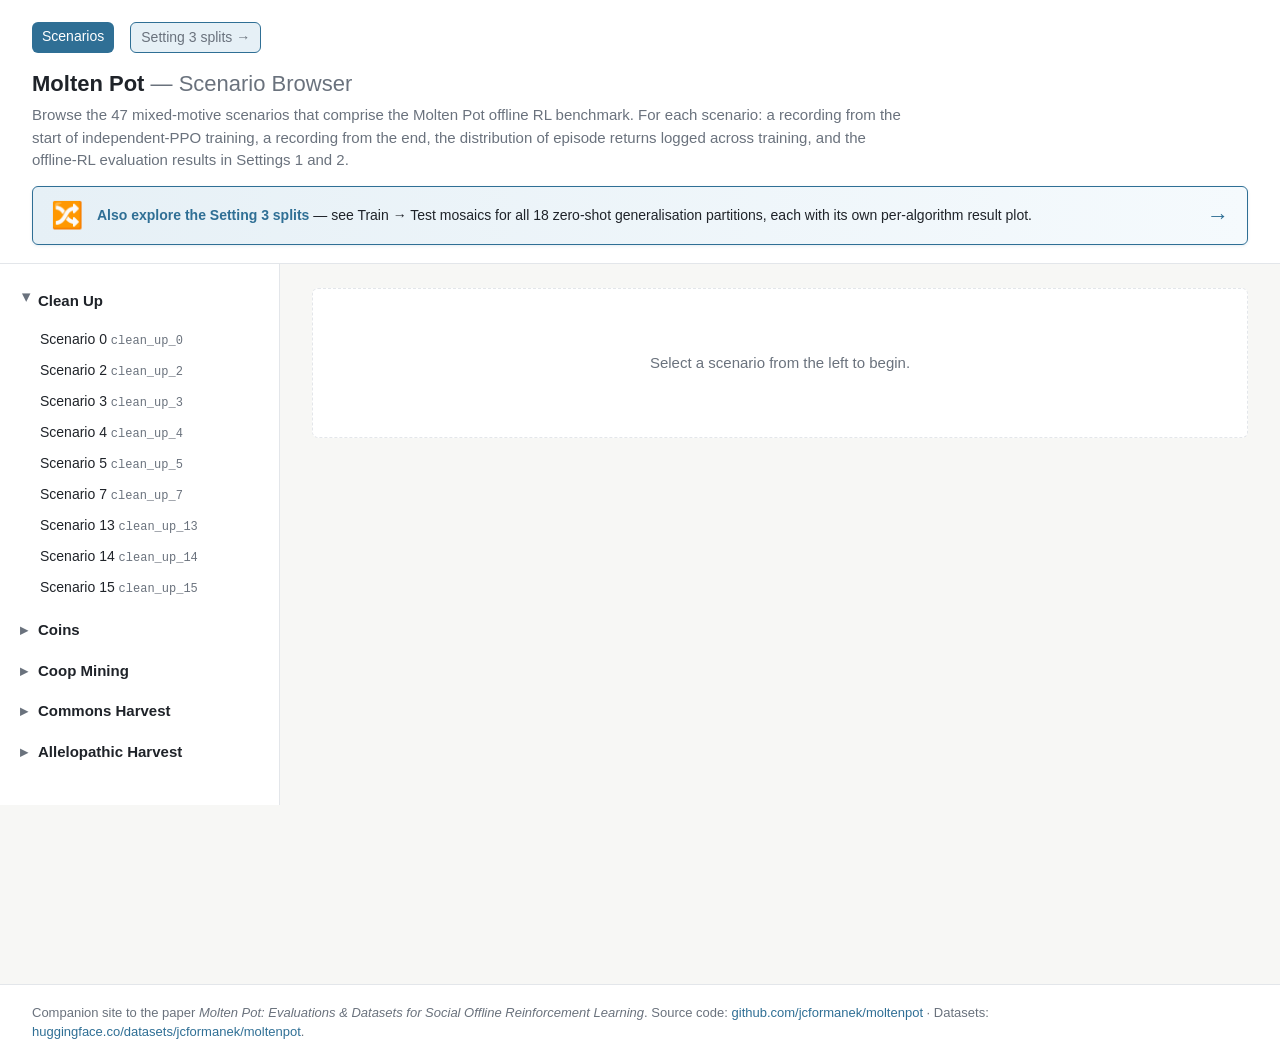
<file: docs/index.html>
<!doctype html>
<html lang="en">
<head>
<meta charset="utf-8" />
<meta name="viewport" content="width=device-width, initial-scale=1" />
<title>Molten Pot — Scenario Browser</title>
<meta name="description" content="Per-scenario rollouts, return distributions, and offline-RL results for the Molten Pot benchmark." />
<link rel="stylesheet" href="style.css?v=3" />
</head>
<body>
<header>
  <nav class="topnav">
    <a href="index.html" aria-current="page">Scenarios</a>
    <a href="splits.html" class="topnav-cta">
      Setting 3 splits <span class="topnav-cta-arrow">→</span>
    </a>
  </nav>
  <h1>Molten Pot <span class="muted">— Scenario Browser</span></h1>
  <p class="tagline">
    Browse the 47 mixed-motive scenarios that comprise the Molten Pot
    offline RL benchmark. For each scenario: a recording from the
    start of independent-PPO training, a recording from the end, the
    distribution of episode returns logged across training, and the
    offline-RL evaluation results in Settings 1 and 2.
  </p>
  <a class="cta-banner" href="splits.html">
    <span class="cta-banner-emoji">🔀</span>
    <span class="cta-banner-body">
      <strong>Also explore the Setting 3 splits</strong>
      — see Train → Test mosaics for all 18 zero-shot generalisation
      partitions, each with its own per-algorithm result plot.
    </span>
    <span class="cta-banner-arrow" aria-hidden="true">→</span>
  </a>
</header>

<main id="app" data-state="loading">
  <aside id="sidebar" aria-label="Substrate &amp; scenario navigation">
    <nav id="nav"></nav>
  </aside>

  <section id="viewer">
    <div id="viewer-empty" class="placeholder">
      <p>Select a scenario from the left to begin.</p>
    </div>

    <div id="viewer-content" hidden>
      <div class="scenario-head">
        <h2 id="scen-title"></h2>
        <code id="scen-id" class="muted"></code>
      </div>

      <div class="grid">
        <figure class="panel">
          <figcaption>Start of training</figcaption>
          <img id="scen-early" alt="Early-training rollout" />
        </figure>
        <figure class="panel">
          <figcaption>End of training</figcaption>
          <img id="scen-late" alt="End-of-training rollout" />
        </figure>
        <figure class="panel">
          <figcaption>
            Episode-return distribution across training
            <span class="caption-sub">Red dashed: mean. Green dashed: 90th percentile.</span>
          </figcaption>
          <img id="scen-hist" alt="Per-scenario return histogram" />
        </figure>
        <figure class="panel">
          <figcaption>
            Setting 1 vs Setting 2 — final eval return
            <span class="caption-sub">Filled circle: Setting 1 (single-scenario). Filled square: Setting 2 (multi-scenario, label withheld). Marker = mean across seeds; error bar = SE. Reference lines mark dataset $p_{90}$ (green dashed), dataset mean (red dashed), and random policy (grey dotted).</span>
          </figcaption>
          <img id="scen-cmp" alt="Setting 1 vs Setting 2 per-scenario performance" />
        </figure>
      </div>
    </div>
  </section>
</main>

<footer>
  <p>
    Companion site to the paper
    <em>Molten Pot: Evaluations &amp; Datasets for Social Offline
    Reinforcement Learning</em>.
    Source code:
    <a href="https://github.com/jcformanek/moltenpot">github.com/jcformanek/moltenpot</a>
    · Datasets:
    <a href="https://huggingface.co/datasets/jcformanek/moltenpot">huggingface.co/datasets/jcformanek/moltenpot</a>.
  </p>
</footer>

<script src="app.js"></script>
</body>
</html>
</file>
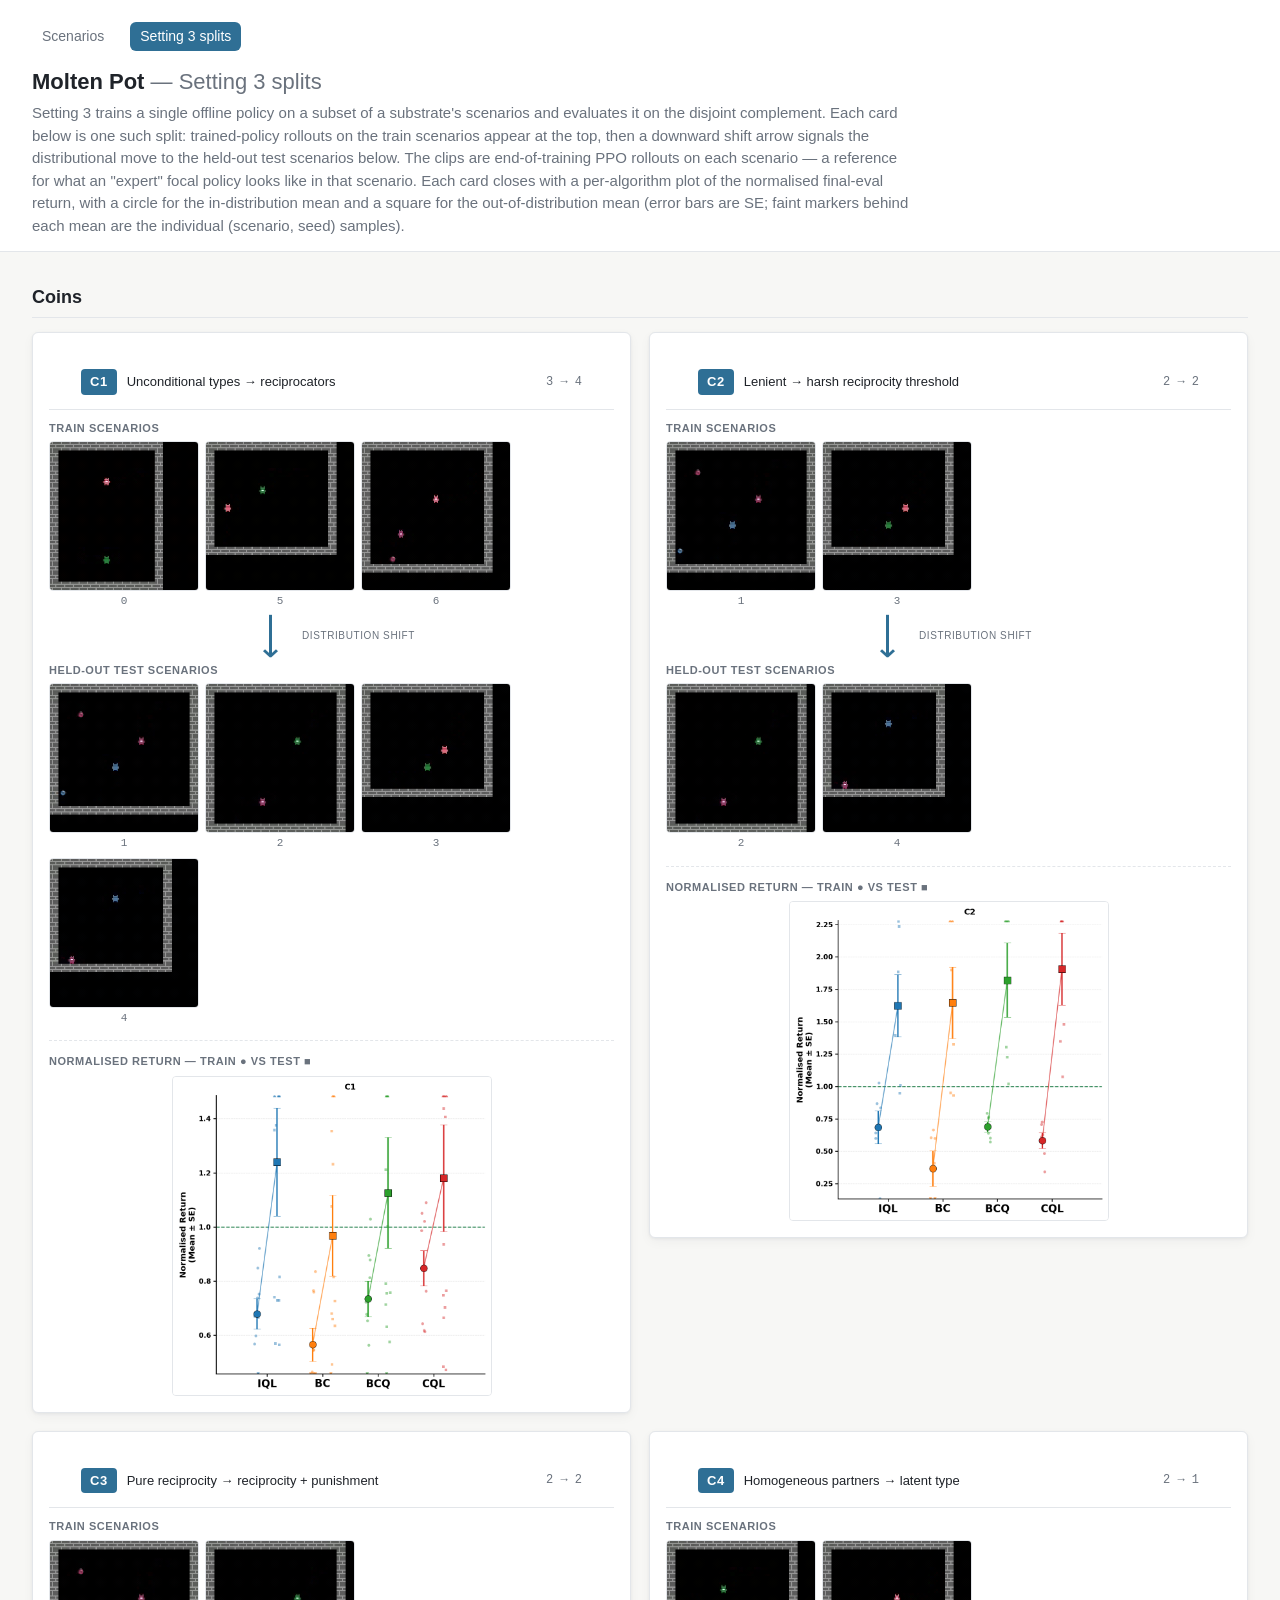
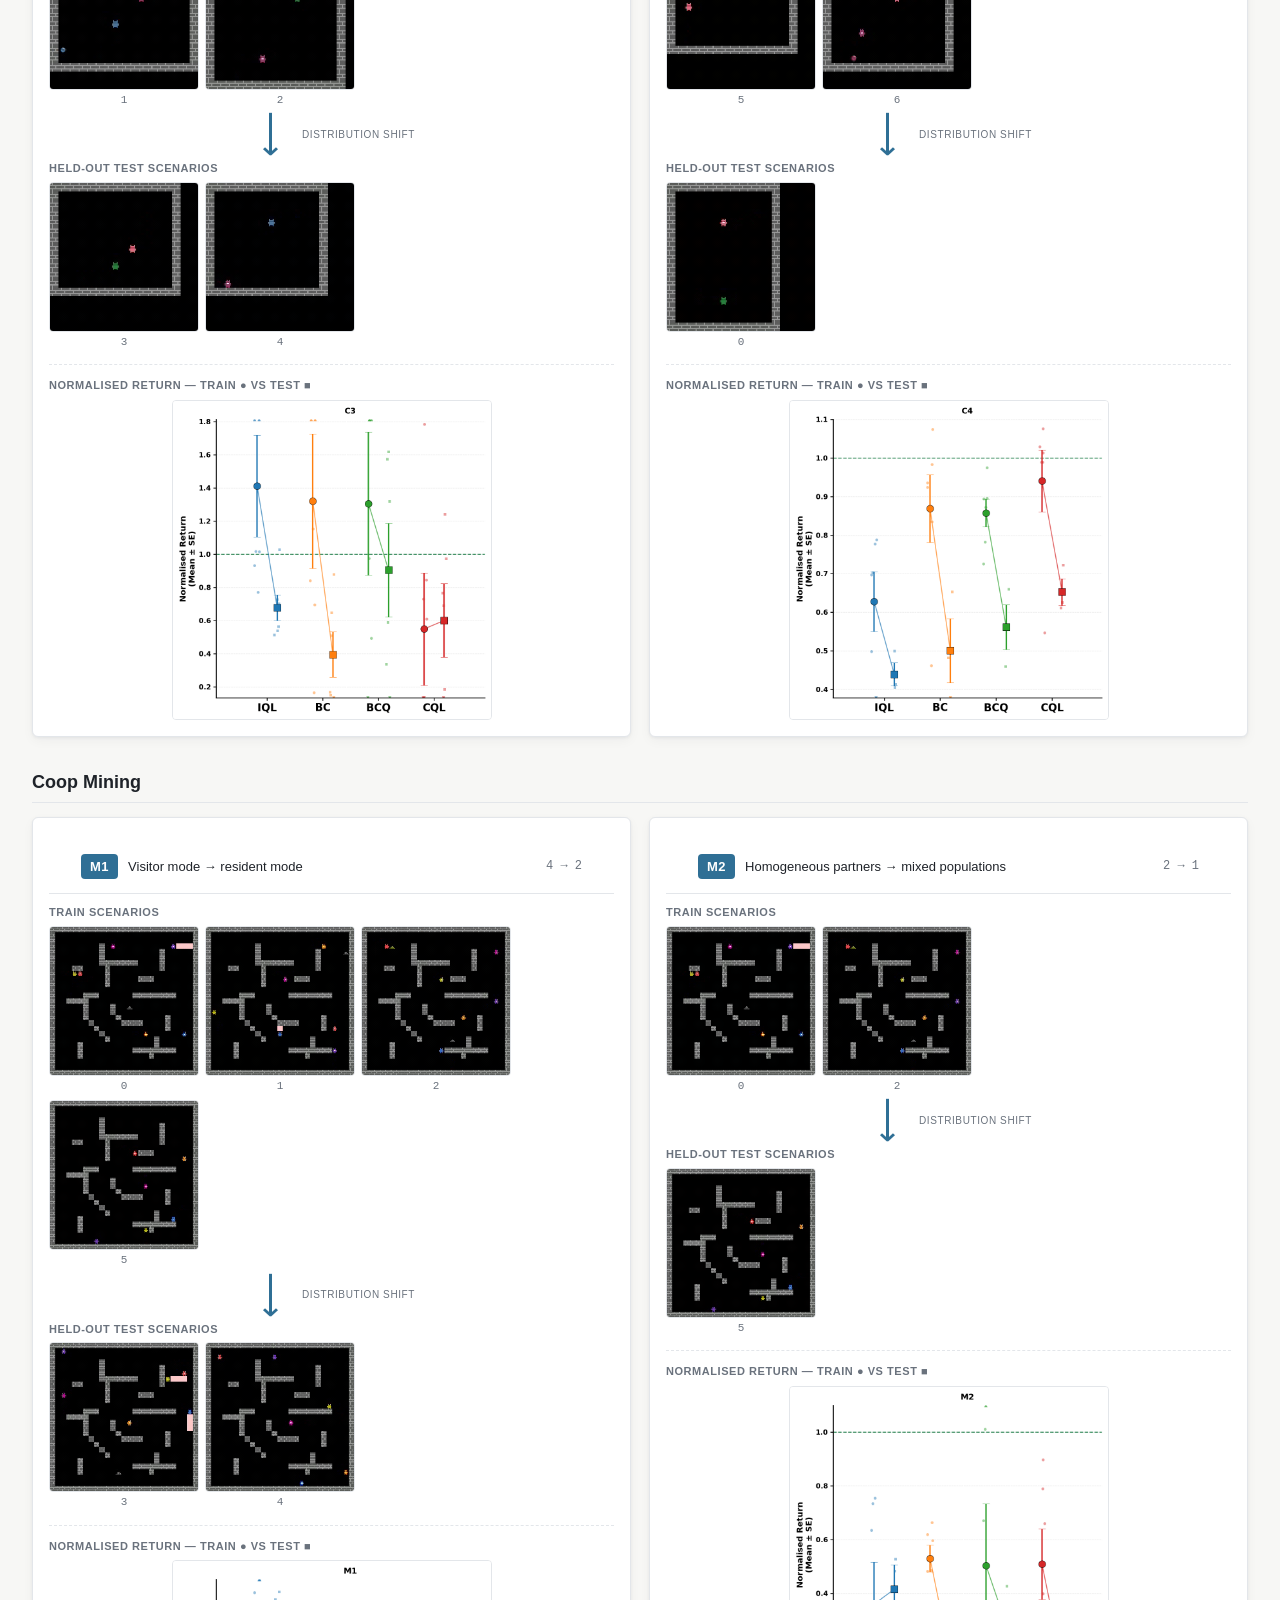
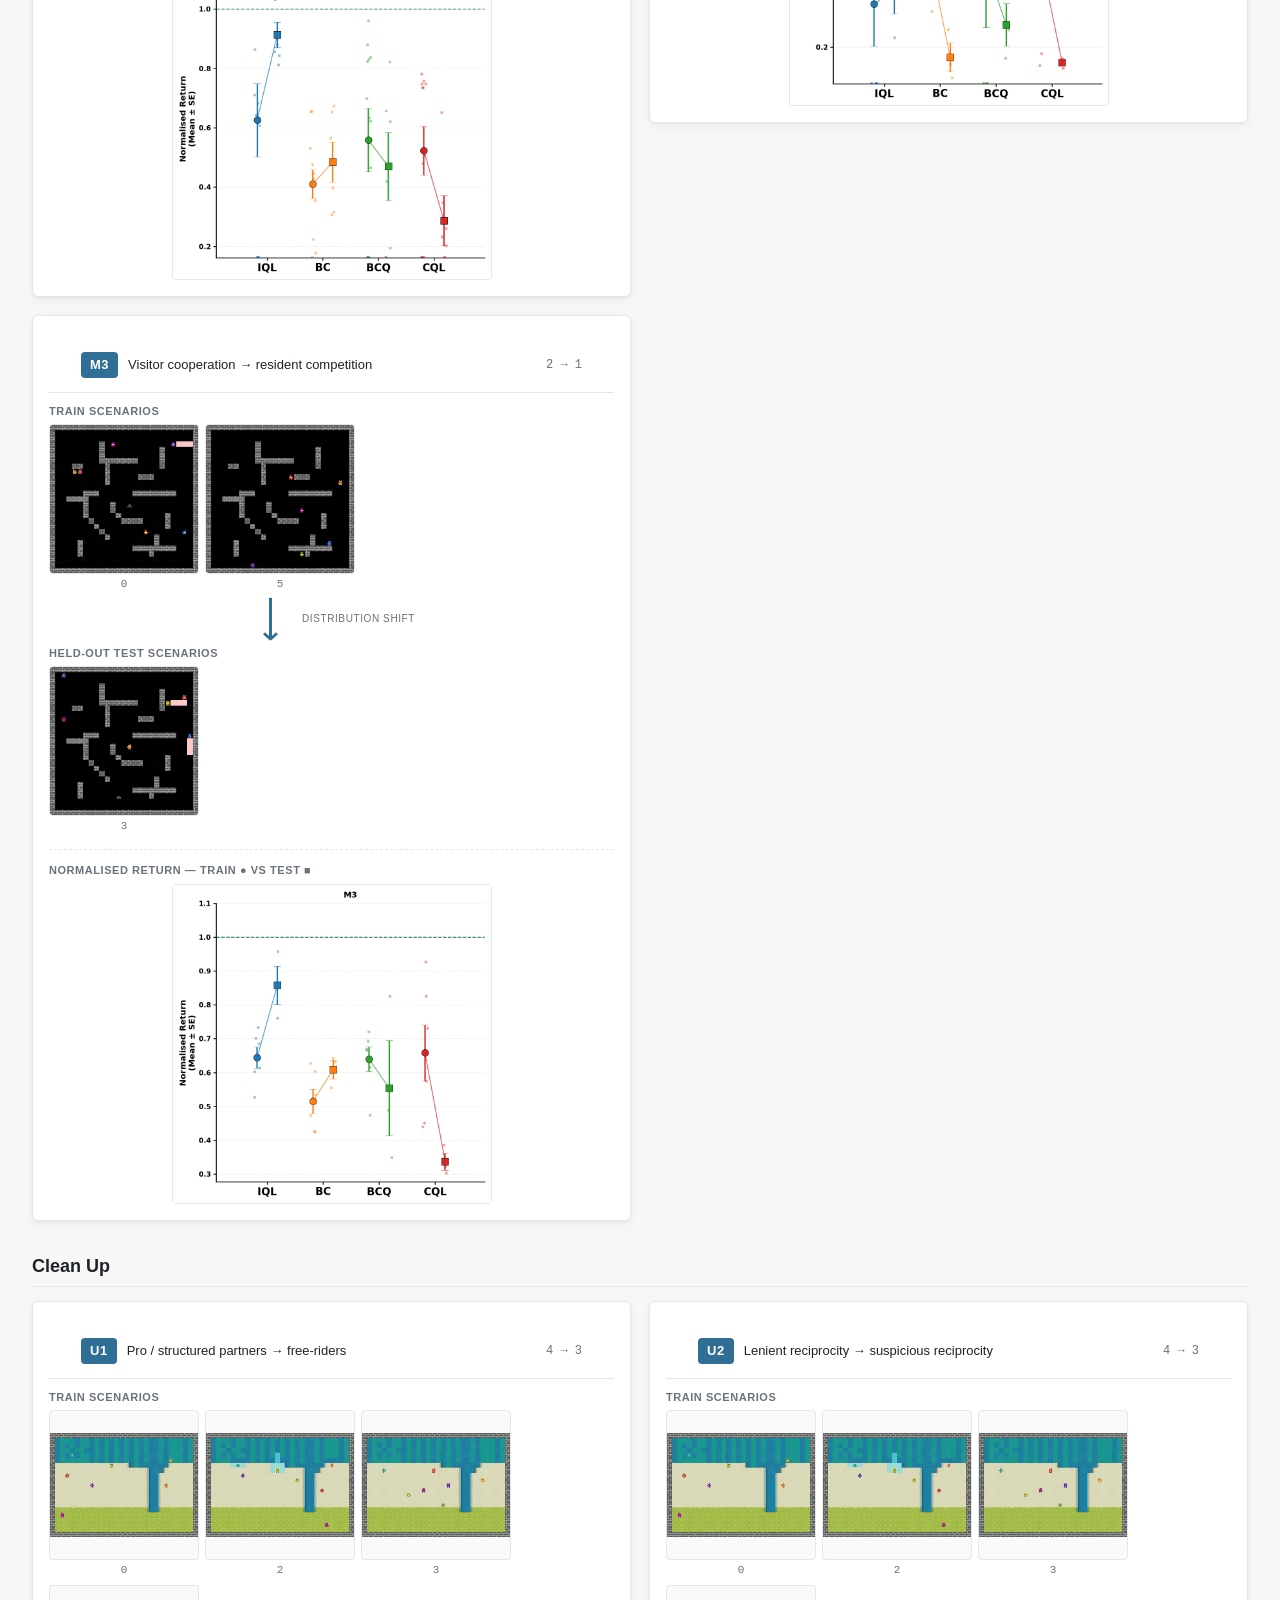
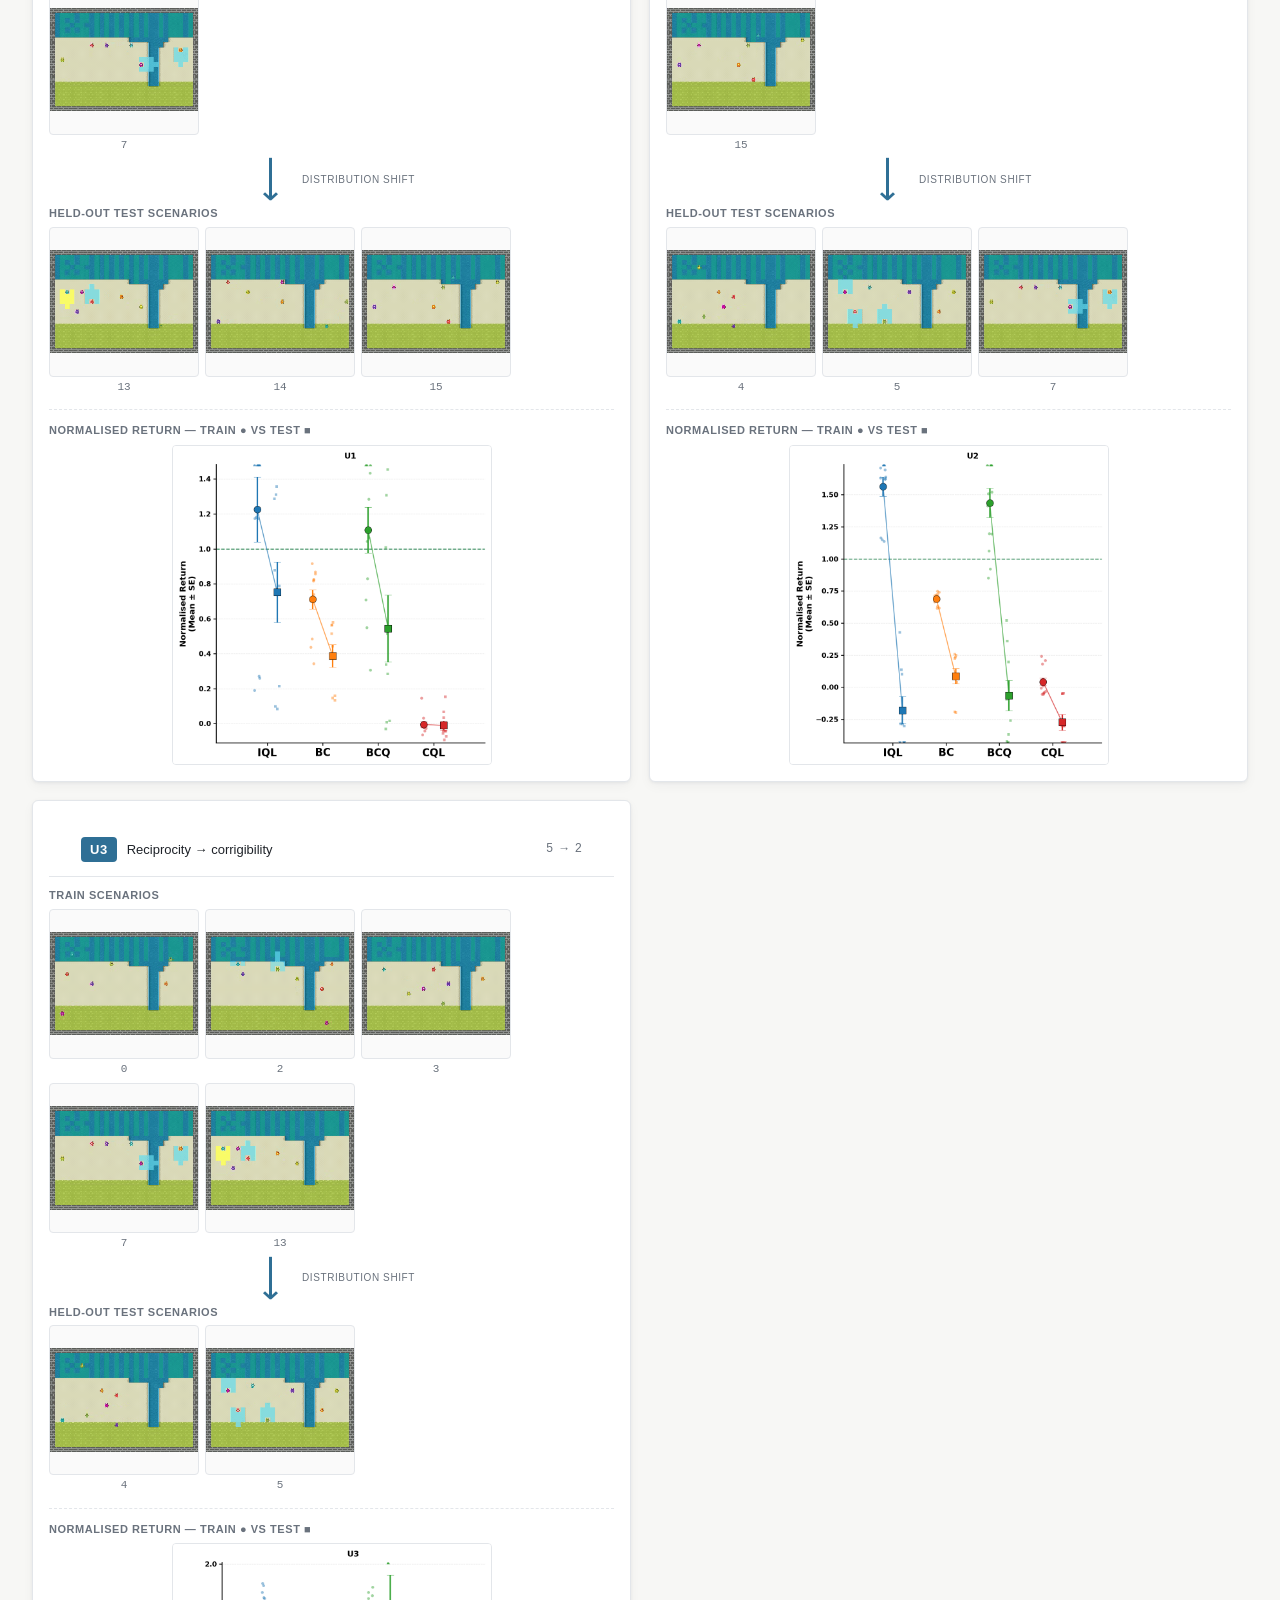
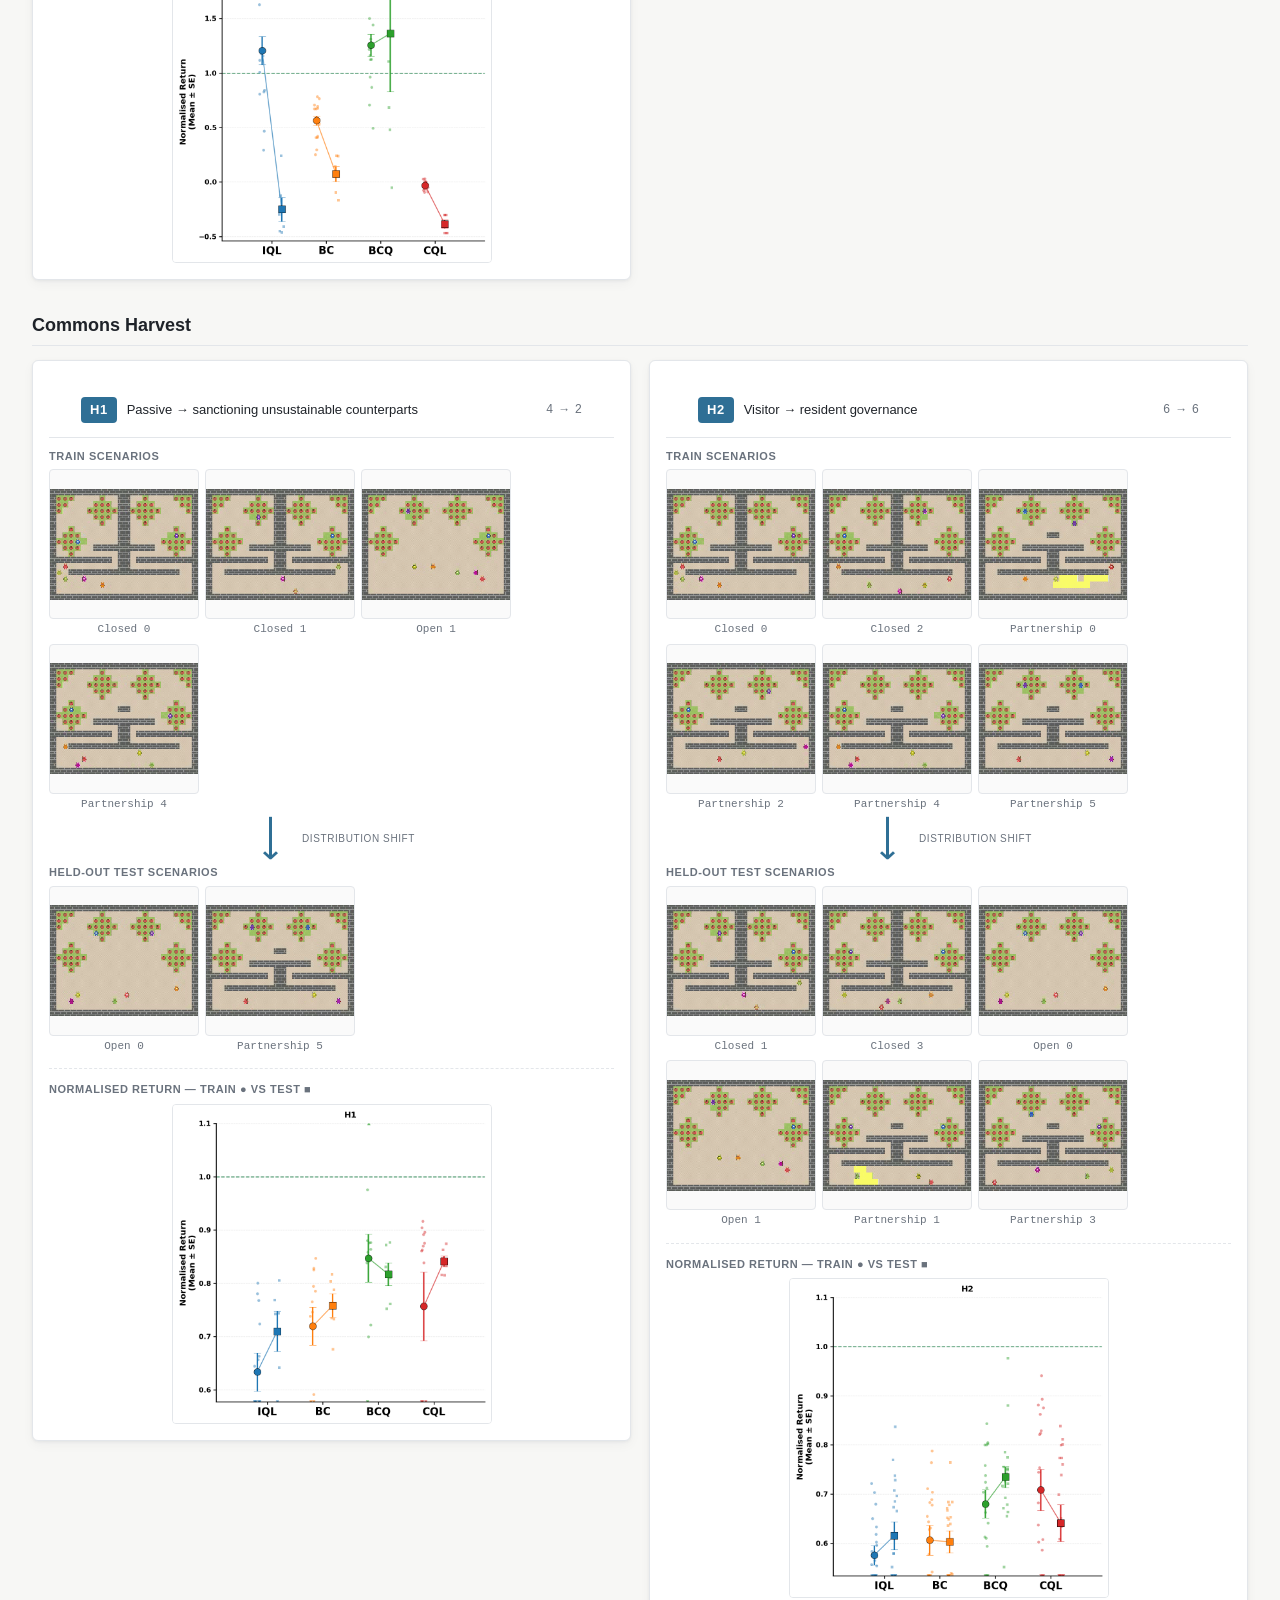
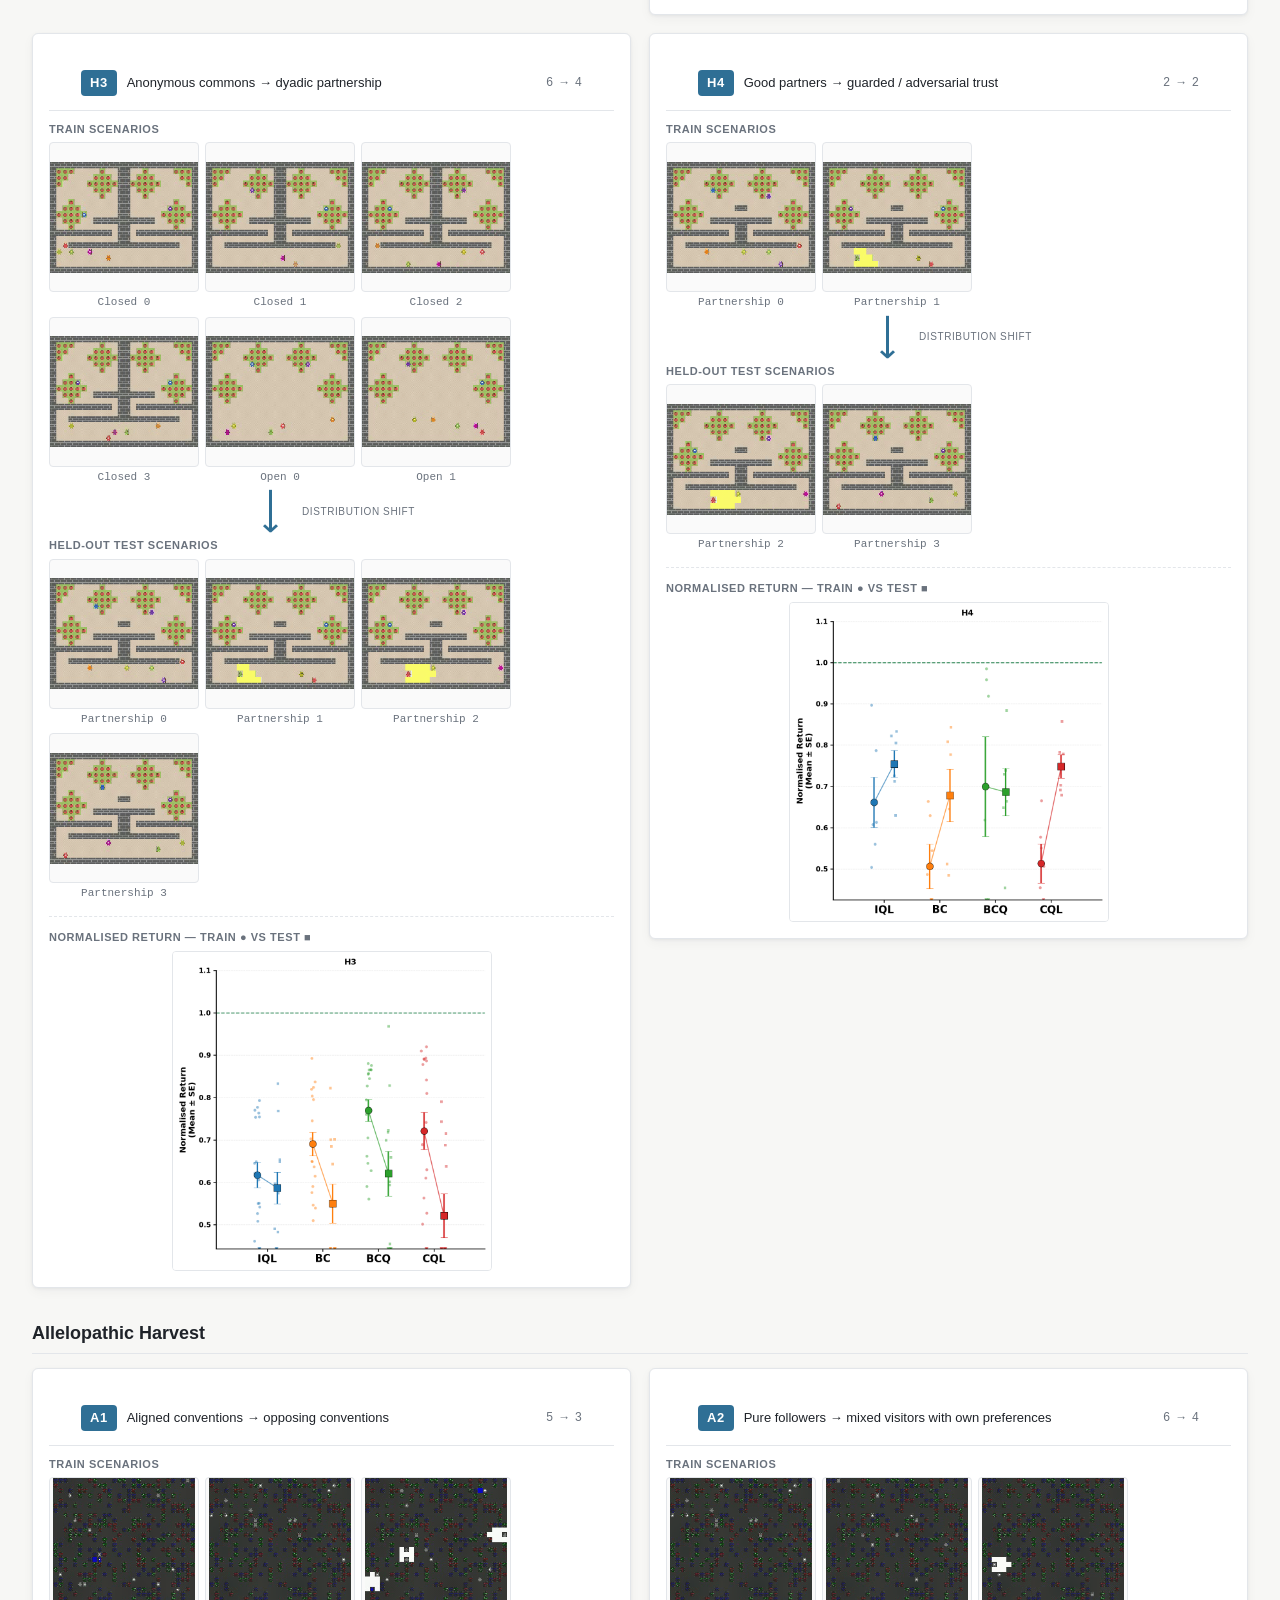
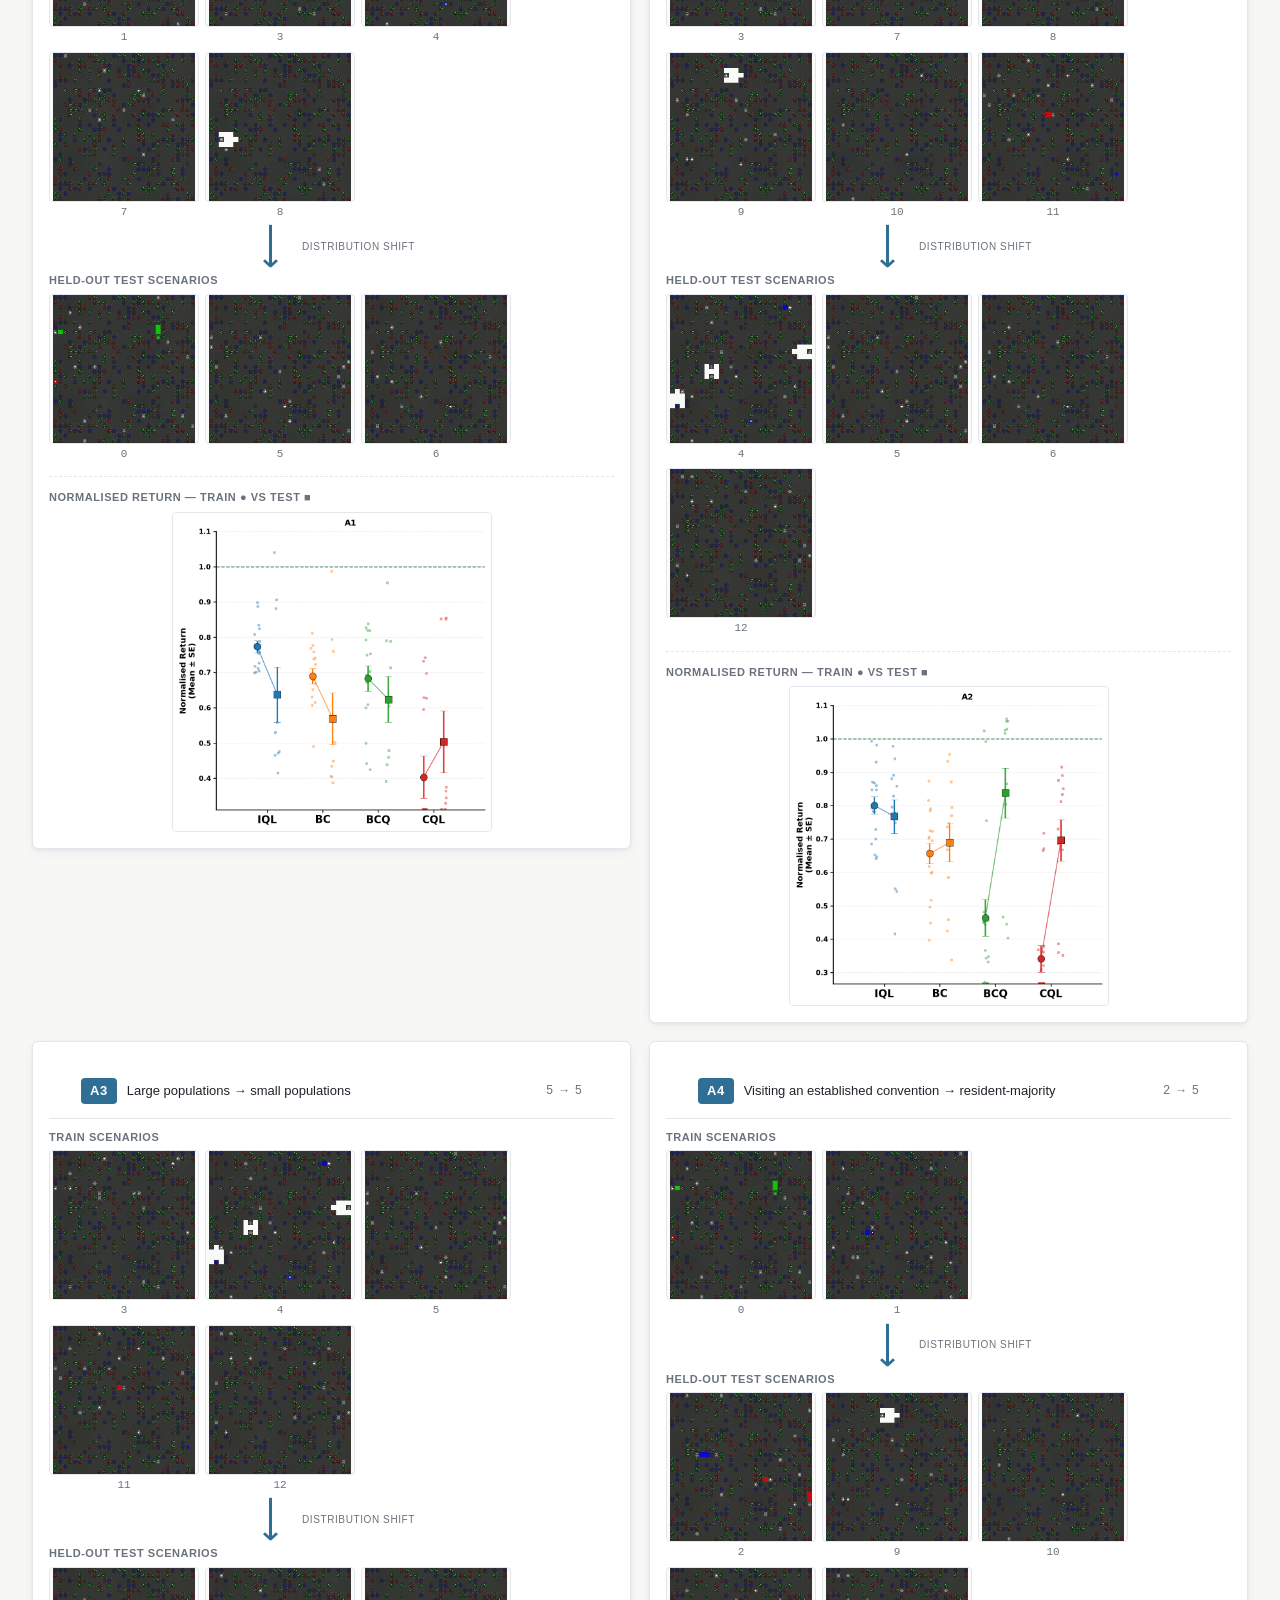
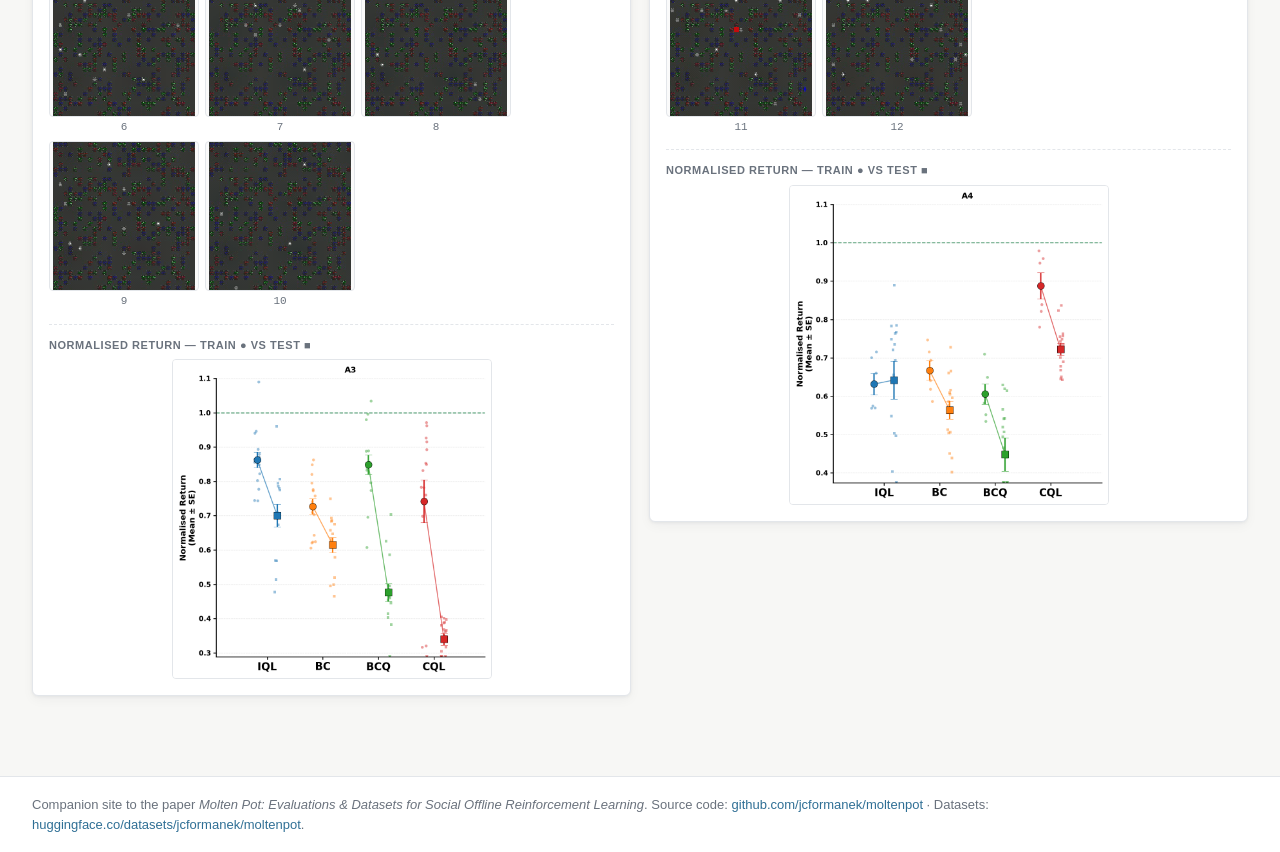
<file: docs/splits.html>
<!doctype html>
<html lang="en">
<head>
<meta charset="utf-8" />
<meta name="viewport" content="width=device-width, initial-scale=1" />
<title>Molten Pot — Setting 3 splits</title>
<meta name="description" content="Train → test scenario shifts for Setting 3 of the Molten Pot benchmark." />
<link rel="stylesheet" href="style.css?v=3" />
</head>
<body>
<header>
  <nav class="topnav">
    <a href="index.html">Scenarios</a>
    <a href="splits.html" aria-current="page">Setting 3 splits</a>
  </nav>
  <h1>Molten Pot <span class="muted">— Setting 3 splits</span></h1>
  <p class="tagline">
    Setting 3 trains a single offline policy on a subset of a
    substrate's scenarios and evaluates it on the disjoint complement.
    Each card below is one such split: trained-policy rollouts on the
    train scenarios appear at the top, then a downward shift arrow
    signals the distributional move to the held-out test scenarios
    below. The clips are end-of-training PPO rollouts on each
    scenario — a reference for what an "expert" focal policy looks
    like in that scenario. Each card closes with a per-algorithm
    plot of the normalised final-eval return, with a circle for the
    in-distribution mean and a square for the out-of-distribution
    mean (error bars are SE; faint markers behind each mean are the
    individual (scenario, seed) samples).
  </p>
</header>

<main id="splits-app">
  <div id="splits-root">Loading…</div>
</main>

<footer>
  <p>
    Companion site to the paper
    <em>Molten Pot: Evaluations &amp; Datasets for Social Offline
    Reinforcement Learning</em>.
    Source code:
    <a href="https://github.com/jcformanek/moltenpot">github.com/jcformanek/moltenpot</a>
    · Datasets:
    <a href="https://huggingface.co/datasets/jcformanek/moltenpot">huggingface.co/datasets/jcformanek/moltenpot</a>.
  </p>
</footer>

<script src="splits.js?v=2"></script>
</body>
</html>
</file>
<file: docs/style.css>
:root {
  --bg: #f7f7f5;
  --panel: #ffffff;
  --ink: #1f2329;
  --muted: #6a727d;
  --rule: #e3e6ea;
  --accent: #2f6f95;
  --accent-bg: #e6f0f6;
  --code-bg: #eef0f3;
  --shadow: 0 1px 3px rgba(20, 30, 50, 0.06), 0 4px 12px rgba(20, 30, 50, 0.04);
  --radius: 6px;
  --sidebar-w: 280px;
}

* { box-sizing: border-box; }

html, body {
  margin: 0;
  padding: 0;
  background: var(--bg);
  color: var(--ink);
  font: 15px/1.5 -apple-system, BlinkMacSystemFont, "Segoe UI", Roboto, "Helvetica Neue", Arial, sans-serif;
}

a { color: var(--accent); text-decoration: none; }
a:hover { text-decoration: underline; }

.muted { color: var(--muted); font-weight: normal; }
code, .code { font-family: ui-monospace, SFMono-Regular, Menlo, monospace; font-size: 0.92em; }

/* Header */
header {
  padding: 22px 32px 14px;
  background: var(--panel);
  border-bottom: 1px solid var(--rule);
}
header h1 { margin: 0 0 4px; font-size: 22px; font-weight: 700; }
header .tagline { margin: 4px 0 0; max-width: 880px; color: var(--muted); }

.topnav {
  display: flex;
  gap: 16px;
  margin-bottom: 14px;
  font-size: 14px;
}
.topnav a {
  padding: 4px 10px;
  border-radius: var(--radius);
  color: var(--muted);
  font-weight: 500;
}
.topnav a:hover { background: var(--accent-bg); text-decoration: none; }
.topnav a[aria-current="page"] {
  background: var(--accent);
  color: #fff;
}
.topnav-cta {
  background: var(--accent-bg);
  color: var(--accent);
  font-weight: 600;
  border: 1px solid var(--accent);
}
.topnav-cta:hover {
  background: var(--accent);
  color: #fff;
}
.topnav-cta-arrow {
  display: inline-block;
  transition: transform 0.15s;
}
.topnav-cta:hover .topnav-cta-arrow { transform: translateX(3px); }

/* Eye-catching CTA banner under the header tagline. */
.cta-banner {
  display: flex;
  align-items: center;
  gap: 14px;
  margin: 14px 0 4px;
  padding: 12px 18px;
  background: linear-gradient(90deg, var(--accent-bg) 0%, #f5fafd 100%);
  border: 1px solid var(--accent);
  border-radius: var(--radius);
  color: var(--ink);
  text-decoration: none;
  box-shadow: 0 1px 3px rgba(47, 111, 149, 0.12);
  transition: transform 0.12s, box-shadow 0.12s, background 0.12s;
}
.cta-banner:hover {
  text-decoration: none;
  transform: translateY(-1px);
  box-shadow: 0 4px 14px rgba(47, 111, 149, 0.20);
  background: linear-gradient(90deg, var(--accent-bg) 0%, var(--accent-bg) 100%);
}
.cta-banner-emoji { font-size: 26px; line-height: 1; flex: 0 0 auto; }
.cta-banner-body  { flex: 1; font-size: 14px; }
.cta-banner-body strong { color: var(--accent); }
.cta-banner-arrow {
  flex: 0 0 auto;
  color: var(--accent);
  font-size: 22px;
  font-weight: 700;
  transition: transform 0.15s;
}
.cta-banner:hover .cta-banner-arrow { transform: translateX(4px); }

/* Splits page ----------------------------------------------------- */
#splits-app { padding: 24px 32px 48px; }
.split-substrate { margin-bottom: 32px; }
.split-substrate h2 {
  margin: 8px 0 14px;
  font-size: 18px;
  border-bottom: 1px solid var(--rule);
  padding-bottom: 6px;
}
.split-grid {
  display: grid;
  grid-template-columns: minmax(0, 1fr);
  gap: 18px;
  align-items: start;
}
@media (min-width: 960px) {
  .split-grid {
    grid-template-columns: repeat(2, minmax(0, 1fr));
  }
}
.split-card {
  background: var(--panel);
  border: 1px solid var(--rule);
  border-radius: var(--radius);
  padding: 14px 16px 16px;
  box-shadow: var(--shadow);
  min-width: 0;          /* let inner grid items wrap inside this column */
  overflow: hidden;      /* belt-and-braces against any oversized child */
}
.split-head {
  display: flex;
  align-items: center;
  gap: 10px;
  margin-bottom: 10px;
  flex-wrap: wrap;
}
.split-tag {
  background: var(--accent);
  color: #fff;
  font-weight: 700;
  font-size: 13px;
  padding: 3px 9px;
  border-radius: 4px;
  letter-spacing: 0.04em;
  flex: 0 0 auto;
}
.split-summary {
  color: var(--ink);
  font-size: 13px;
  flex: 1 1 auto;
  min-width: 0;
}
.split-counts {
  color: var(--muted);
  font-size: 12px;
  font-family: ui-monospace, SFMono-Regular, Menlo, monospace;
  white-space: nowrap;
  flex: 0 0 auto;
}

/* Vertical stack inside each card: Train block ↓ Test block */
.split-flow {
  display: flex;
  flex-direction: column;
  gap: 6px;
}
.split-side { display: flex; flex-direction: column; }
.split-side-label {
  font-size: 11px;
  font-weight: 600;
  color: var(--muted);
  text-transform: uppercase;
  letter-spacing: 0.05em;
  margin-bottom: 5px;
}
.split-thumbs {
  display: flex;
  flex-wrap: wrap;
  gap: 6px;
  min-width: 0;
}
.split-thumb {
  display: flex;
  flex-direction: column;
  align-items: center;
  gap: 2px;
  text-decoration: none;
  color: var(--ink);
}
.split-thumb img {
  width: 150px;
  height: 150px;
  object-fit: contain;
  border: 1px solid var(--rule);
  border-radius: 4px;
  background: #fafafa;
  image-rendering: -webkit-optimize-contrast;
  image-rendering: crisp-edges;
}
.split-thumb:hover img {
  border-color: var(--accent);
  box-shadow: 0 0 0 2px var(--accent-bg);
}
.split-thumb-cap {
  font-size: 11px;
  font-family: ui-monospace, SFMono-Regular, Menlo, monospace;
  color: var(--muted);
  white-space: nowrap;
  overflow: hidden;
  text-overflow: ellipsis;
  max-width: 150px;
}

.split-arrow {
  display: flex;
  align-items: center;
  justify-content: center;
  gap: 8px;
  padding: 4px 0;
  color: var(--muted);
}

.split-result {
  margin-top: 8px;
  padding-top: 12px;
  border-top: 1px dashed var(--rule);
}
.split-result img {
  display: block;
  width: 100%;
  max-width: 320px;       /* cap so the plot doesn't dominate the card */
  height: auto;
  margin: 6px auto 0;
  background: #fafafa;
  border: 1px solid var(--rule);
  border-radius: 4px;
}
.split-result-missing p {
  color: var(--muted);
  font-style: italic;
  font-size: 12px;
  margin: 0;
}
.split-arrow-glyph {
  font-size: 32px;
  color: var(--accent);
  line-height: 1;
  display: inline-block;
  transform: rotate(90deg);   /* point downward */
  transform-origin: center;
}
.split-arrow-label {
  font-size: 10px;
  text-transform: uppercase;
  letter-spacing: 0.06em;
}

/* Scenarios page layout (sidebar + viewer). Splits page uses its own
 * full-width layout below — the splits #splits-app element is *not*
 * matched by this rule so it can stretch across the whole viewport. */
main#app {
  display: grid;
  grid-template-columns: var(--sidebar-w) minmax(0, 1fr);
  gap: 0;
  min-height: calc(100vh - 180px);
}

#sidebar {
  border-right: 1px solid var(--rule);
  background: var(--panel);
  padding: 16px 4px 32px;
  overflow-y: auto;
  position: sticky;
  top: 0;
  align-self: start;
  max-height: 100vh;
}

#nav details {
  margin: 2px 4px;
  border-radius: var(--radius);
}
#nav summary {
  cursor: pointer;
  padding: 8px 12px;
  font-weight: 600;
  border-radius: var(--radius);
  list-style: none;
  user-select: none;
}
#nav summary::-webkit-details-marker { display: none; }
#nav summary::before {
  content: "▸";
  display: inline-block;
  width: 14px;
  margin-right: 4px;
  color: var(--muted);
  transition: transform 0.15s;
}
#nav details[open] summary::before { transform: rotate(90deg); }
#nav summary:hover { background: var(--accent-bg); }

#nav ul { list-style: none; padding: 4px 0 6px 22px; margin: 0; }
#nav li a {
  display: block;
  padding: 5px 10px;
  border-radius: var(--radius);
  color: var(--ink);
  font-size: 14px;
}
#nav li a:hover { background: var(--accent-bg); text-decoration: none; }
#nav li a.active {
  background: var(--accent);
  color: #fff;
  font-weight: 600;
}
#nav li code { font-size: 12px; color: var(--muted); }
#nav li a.active code { color: rgba(255, 255, 255, 0.85); }

/* Viewer */
#viewer { padding: 24px 32px 48px; min-width: 0; }

.placeholder {
  background: var(--panel);
  border: 1px dashed var(--rule);
  border-radius: var(--radius);
  padding: 48px;
  text-align: center;
  color: var(--muted);
}

.scenario-head {
  display: flex;
  align-items: baseline;
  gap: 16px;
  margin-bottom: 18px;
  flex-wrap: wrap;
}
.scenario-head h2 { margin: 0; font-size: 22px; }
.scenario-head code {
  background: var(--code-bg);
  padding: 3px 8px;
  border-radius: 4px;
  font-size: 13px;
}

.grid {
  display: grid;
  grid-template-columns: repeat(auto-fit, minmax(360px, 1fr));
  gap: 18px;
}

.panel {
  background: var(--panel);
  border: 1px solid var(--rule);
  border-radius: var(--radius);
  margin: 0;
  padding: 14px 14px 16px;
  box-shadow: var(--shadow);
  display: flex;
  flex-direction: column;
}
.panel figcaption {
  font-weight: 600;
  font-size: 13px;
  color: var(--ink);
  margin-bottom: 10px;
}
.panel .caption-sub {
  display: block;
  font-weight: normal;
  color: var(--muted);
  font-size: 12px;
  margin-top: 3px;
}
.panel img {
  display: block;
  width: 100%;
  height: auto;
  max-height: 360px;
  object-fit: contain;
  background: #fafafa;
  border-radius: 4px;
  image-rendering: -webkit-optimize-contrast;
  image-rendering: crisp-edges;
}
.panel img[src=""] { display: none; }

/* Footer */
footer {
  padding: 18px 32px;
  border-top: 1px solid var(--rule);
  background: var(--panel);
  color: var(--muted);
  font-size: 13px;
}
footer p { margin: 0; }

/* Mobile */
@media (max-width: 720px) {
  main#app { grid-template-columns: 1fr; }
  #sidebar {
    position: static;
    max-height: none;
    border-right: none;
    border-bottom: 1px solid var(--rule);
  }
  #viewer { padding: 16px; }
}
</file>
